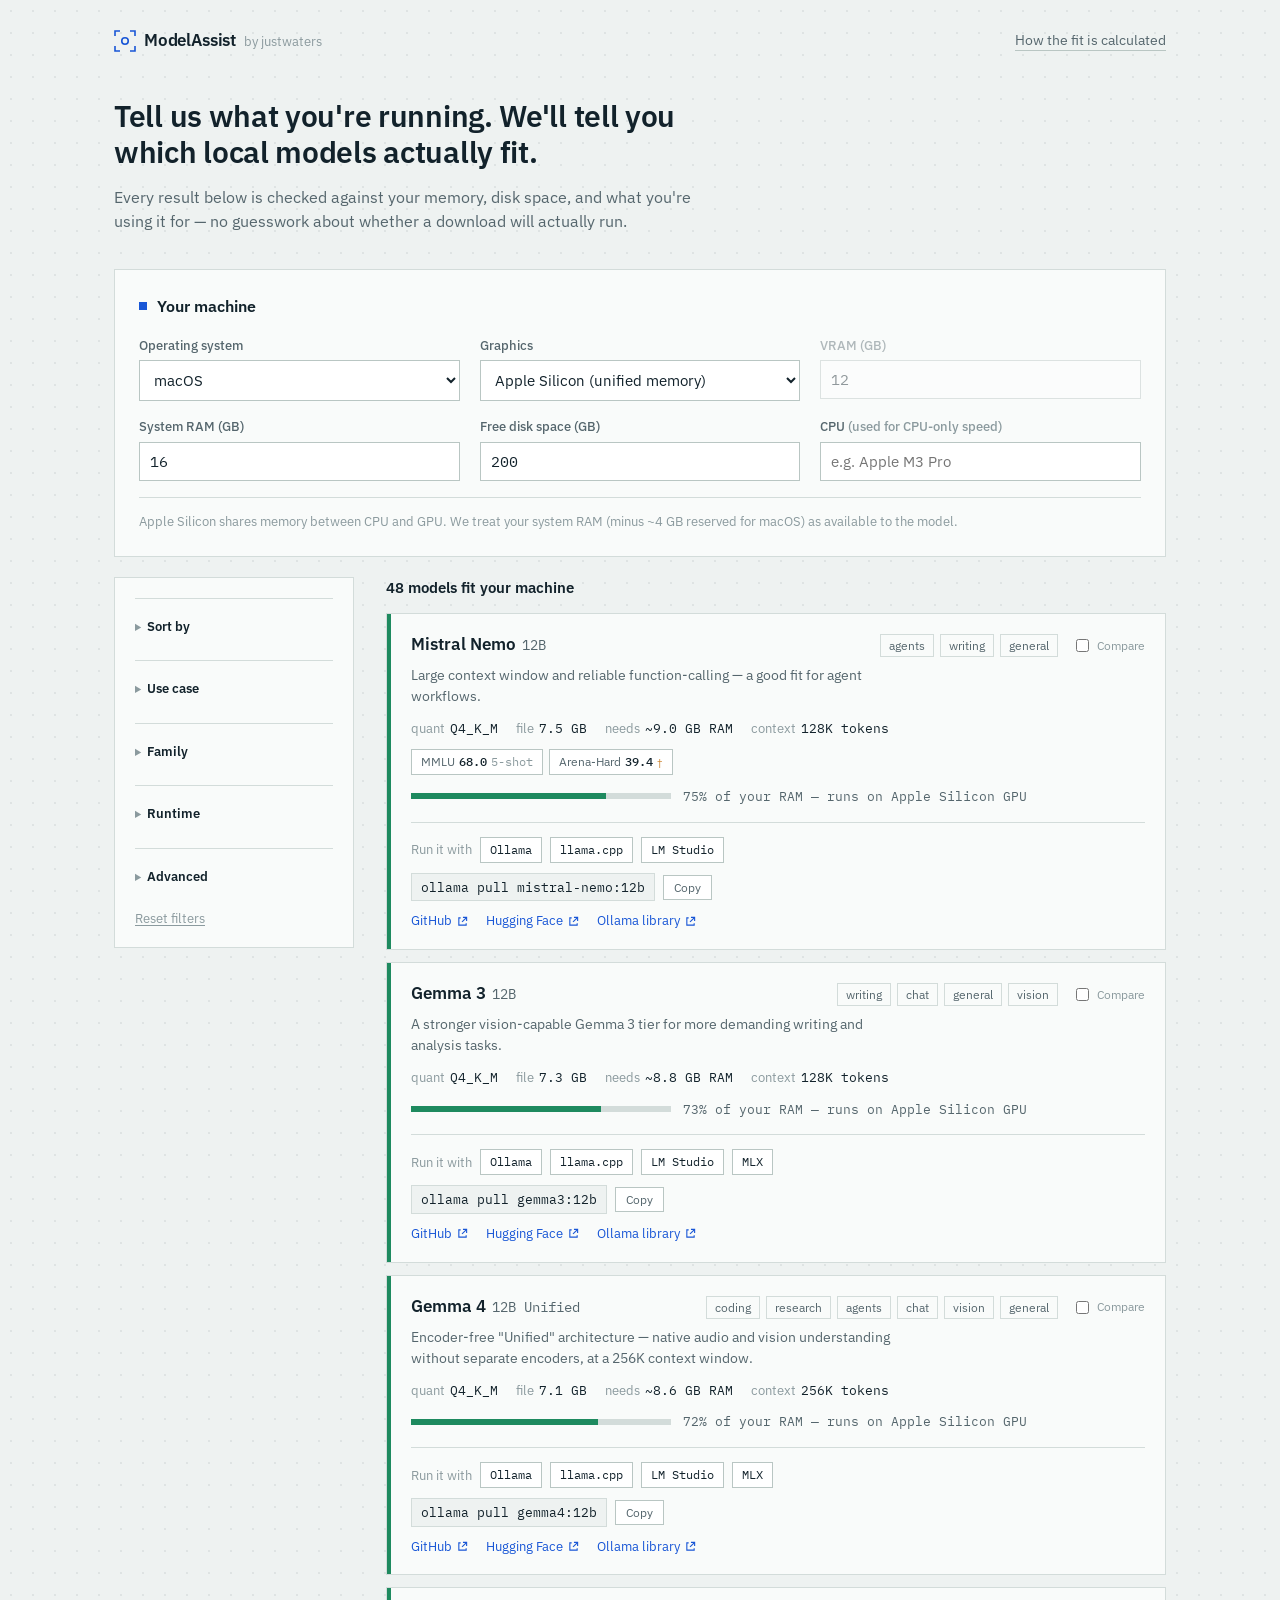
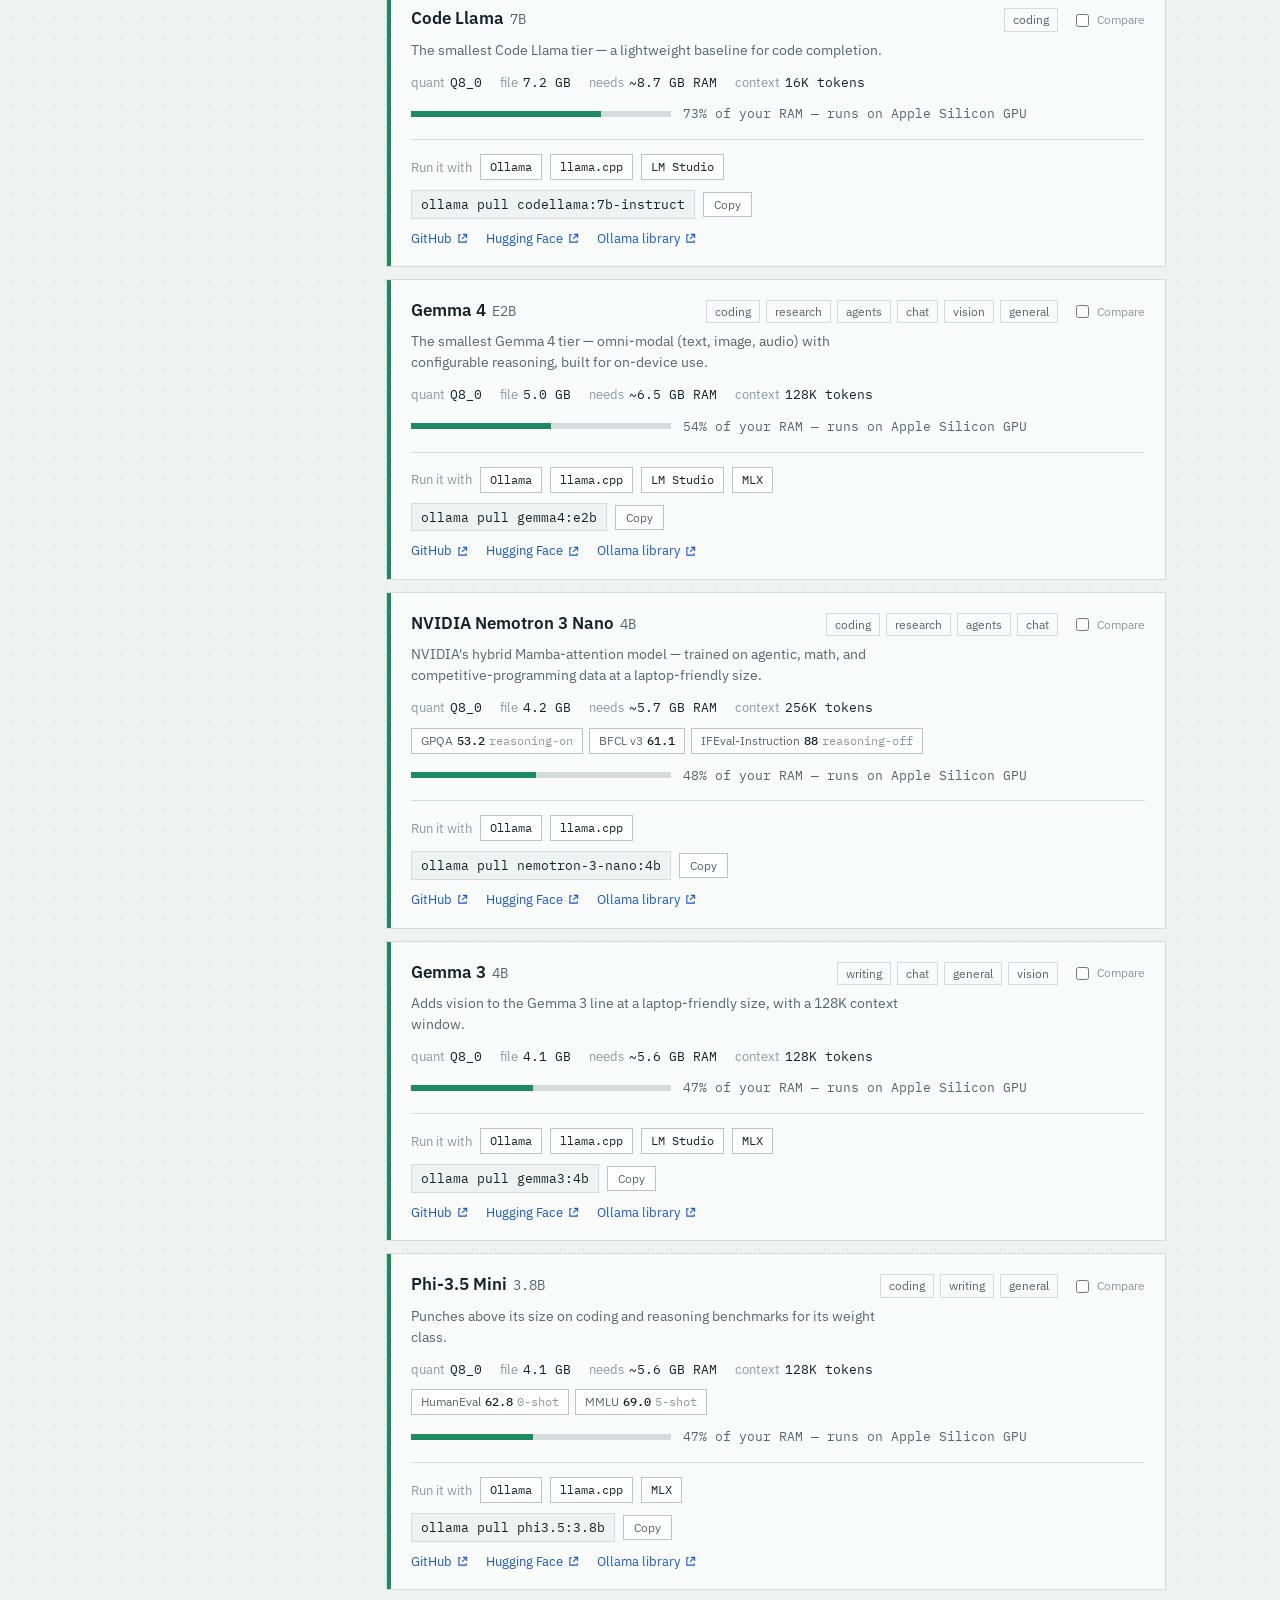
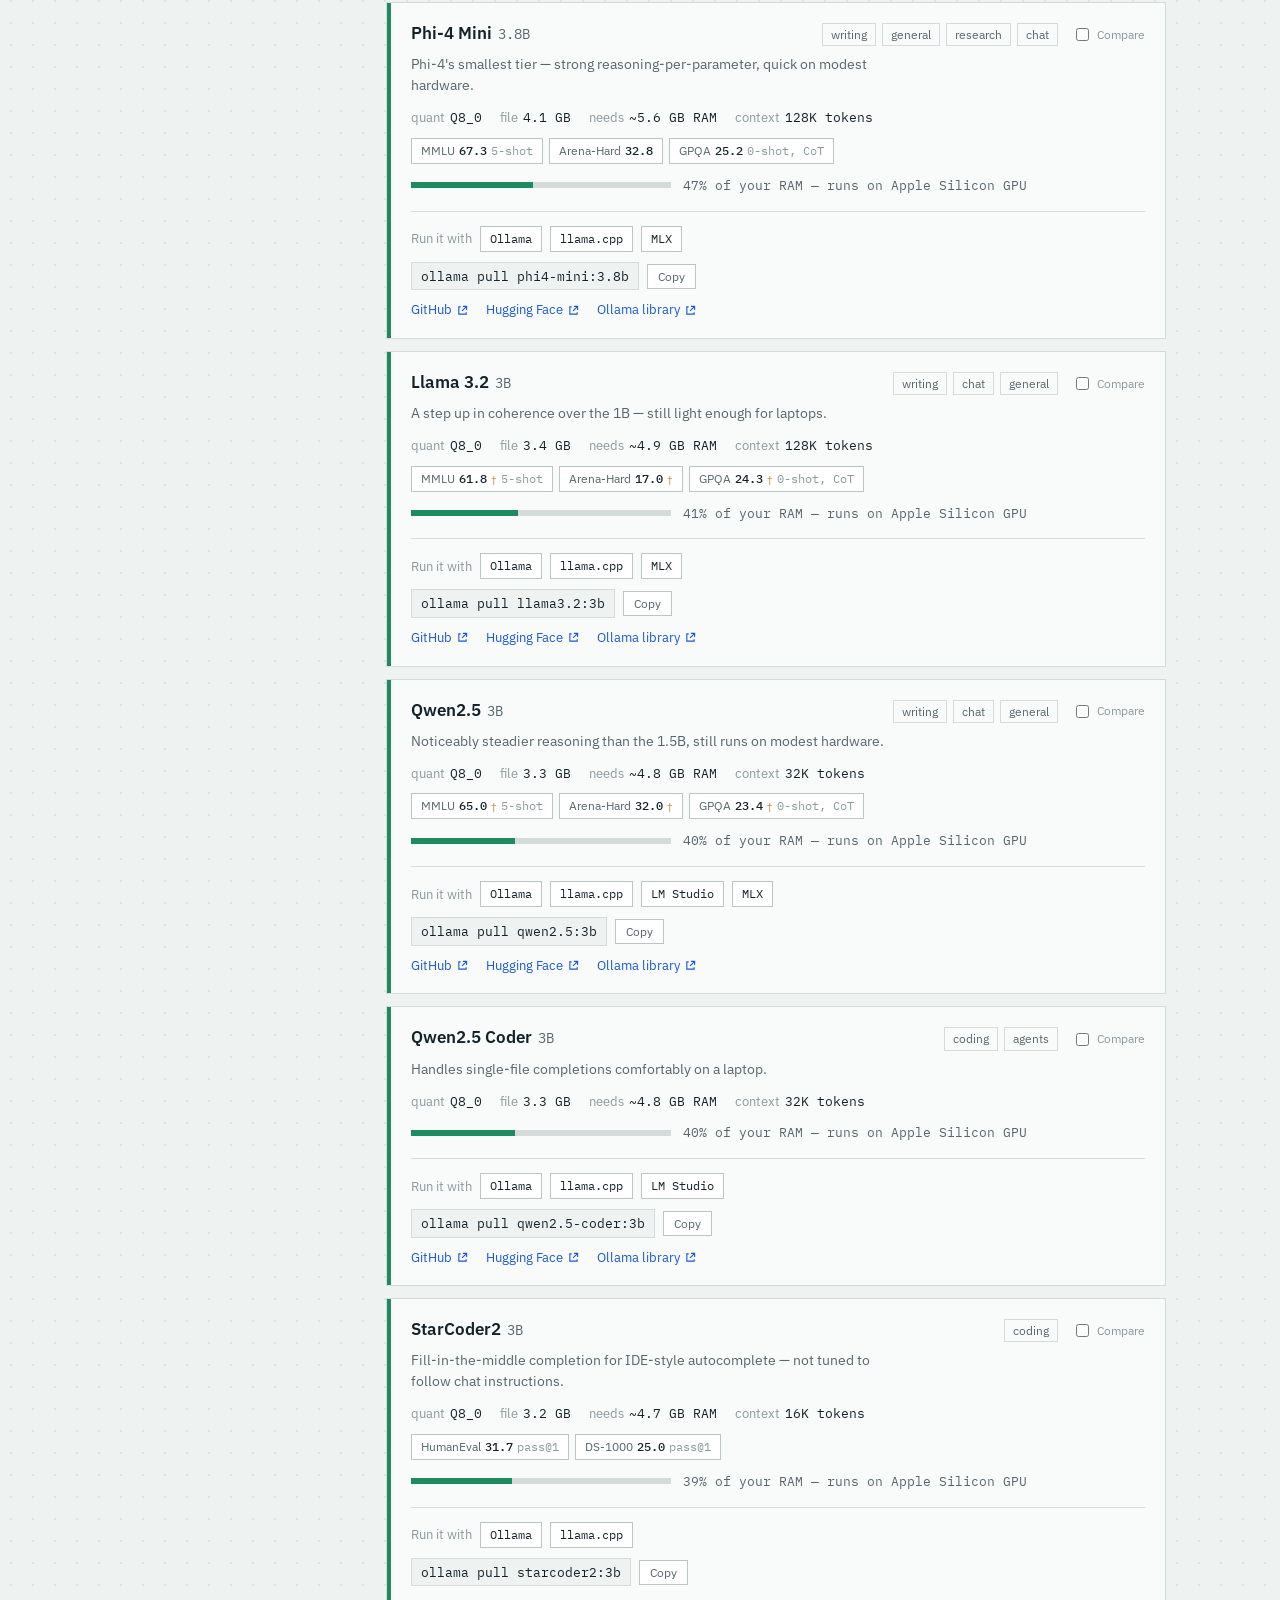
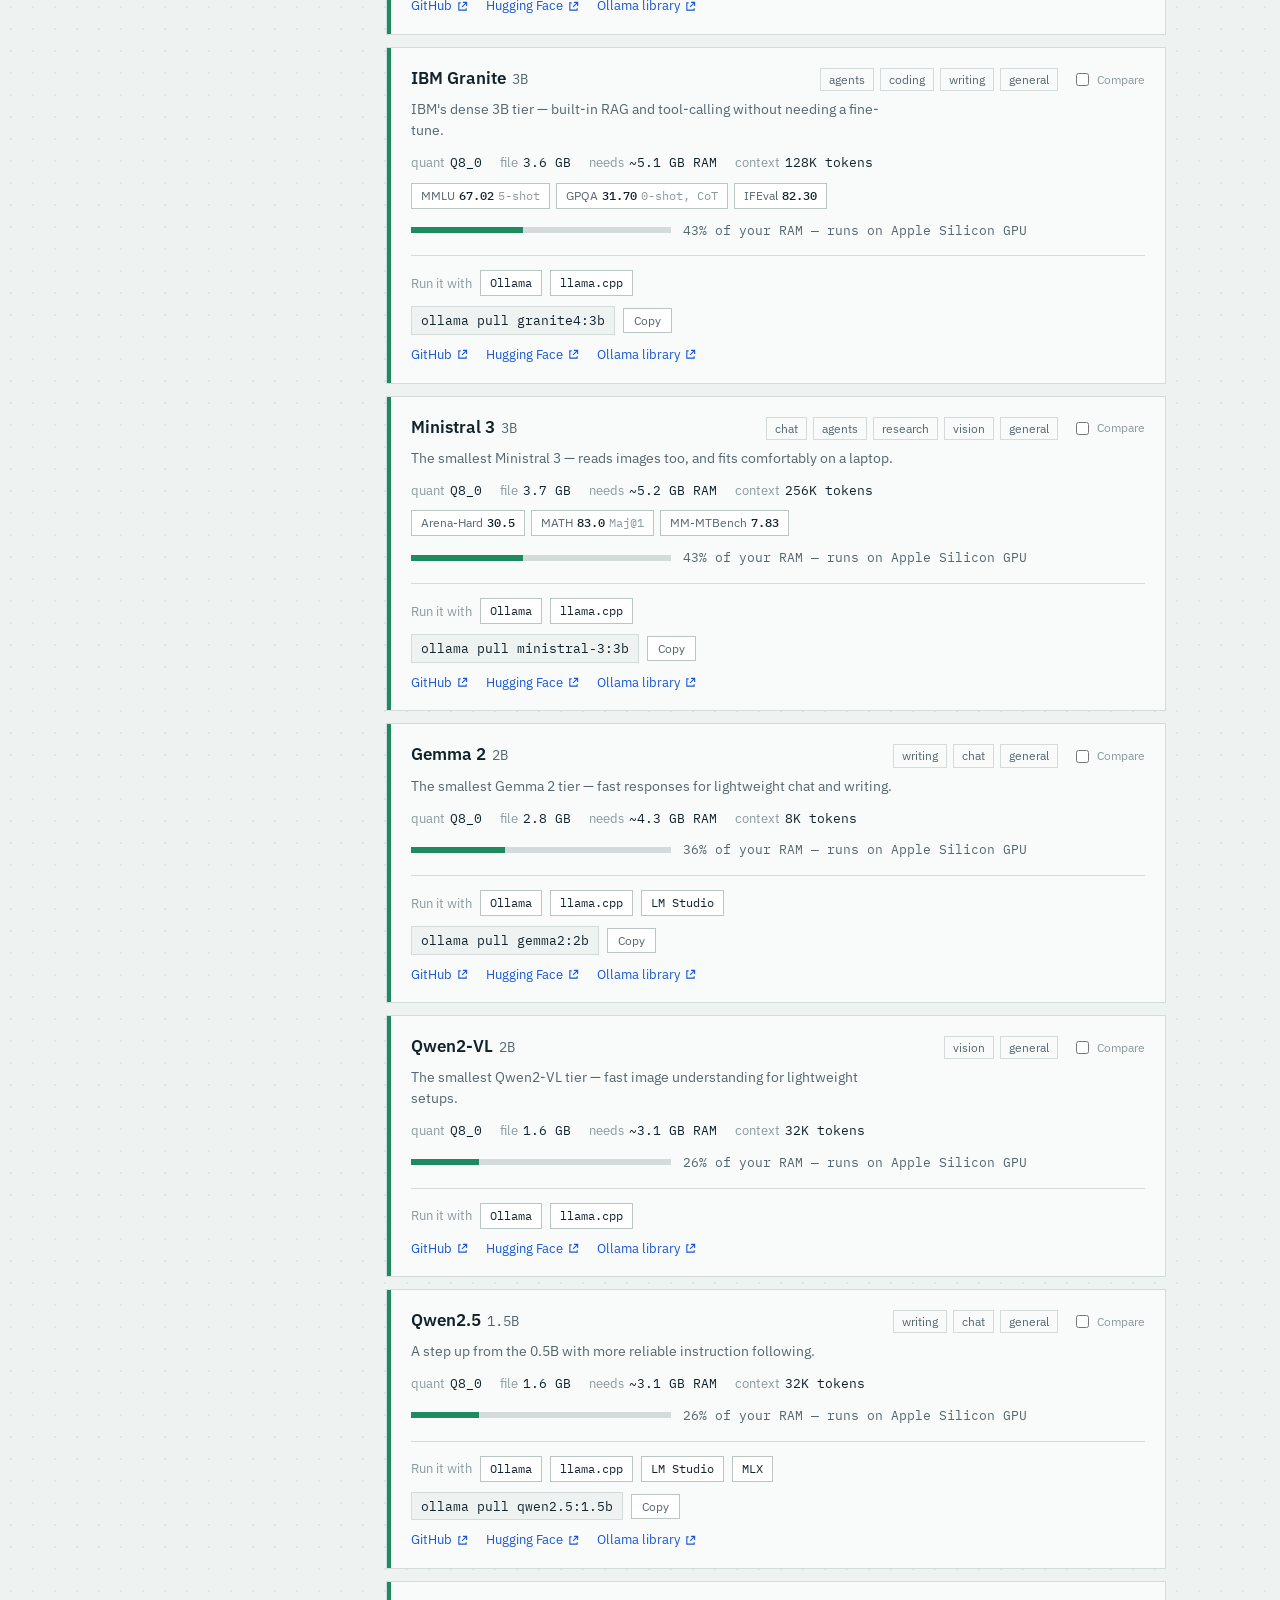
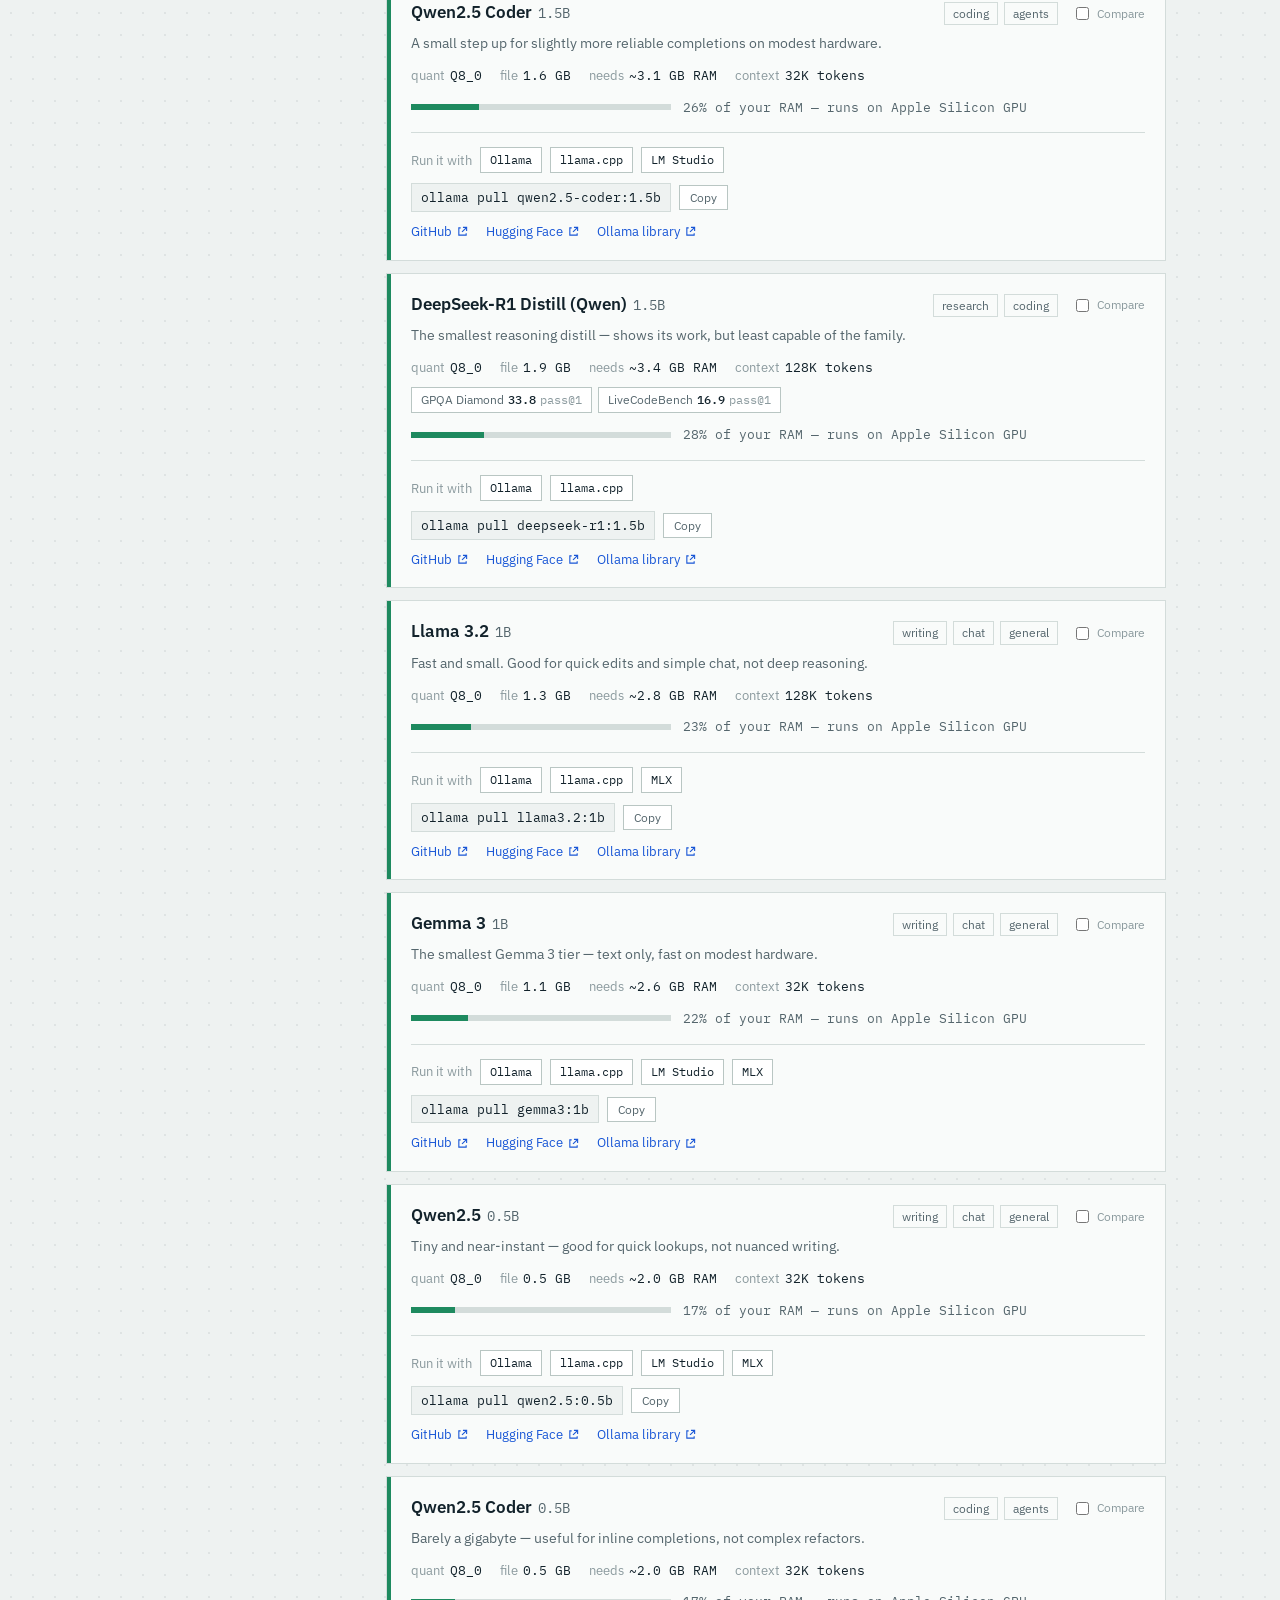
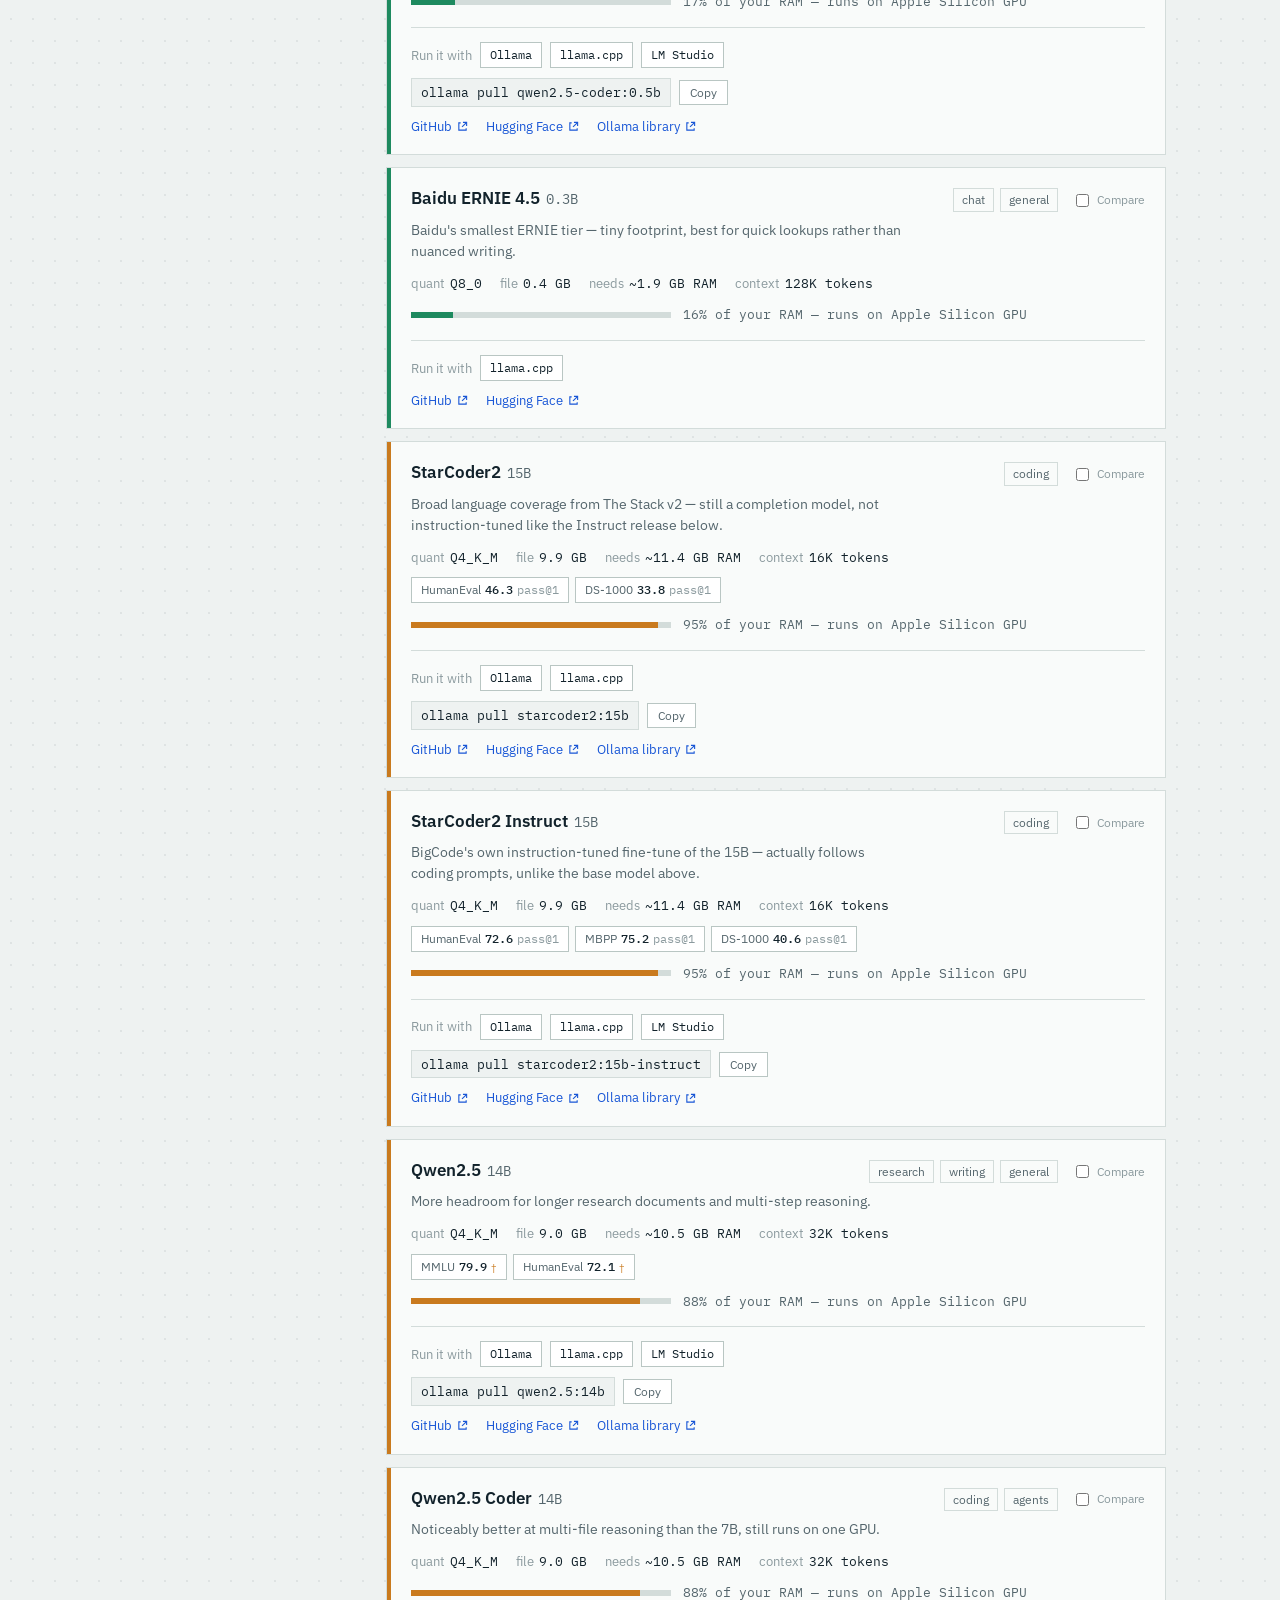
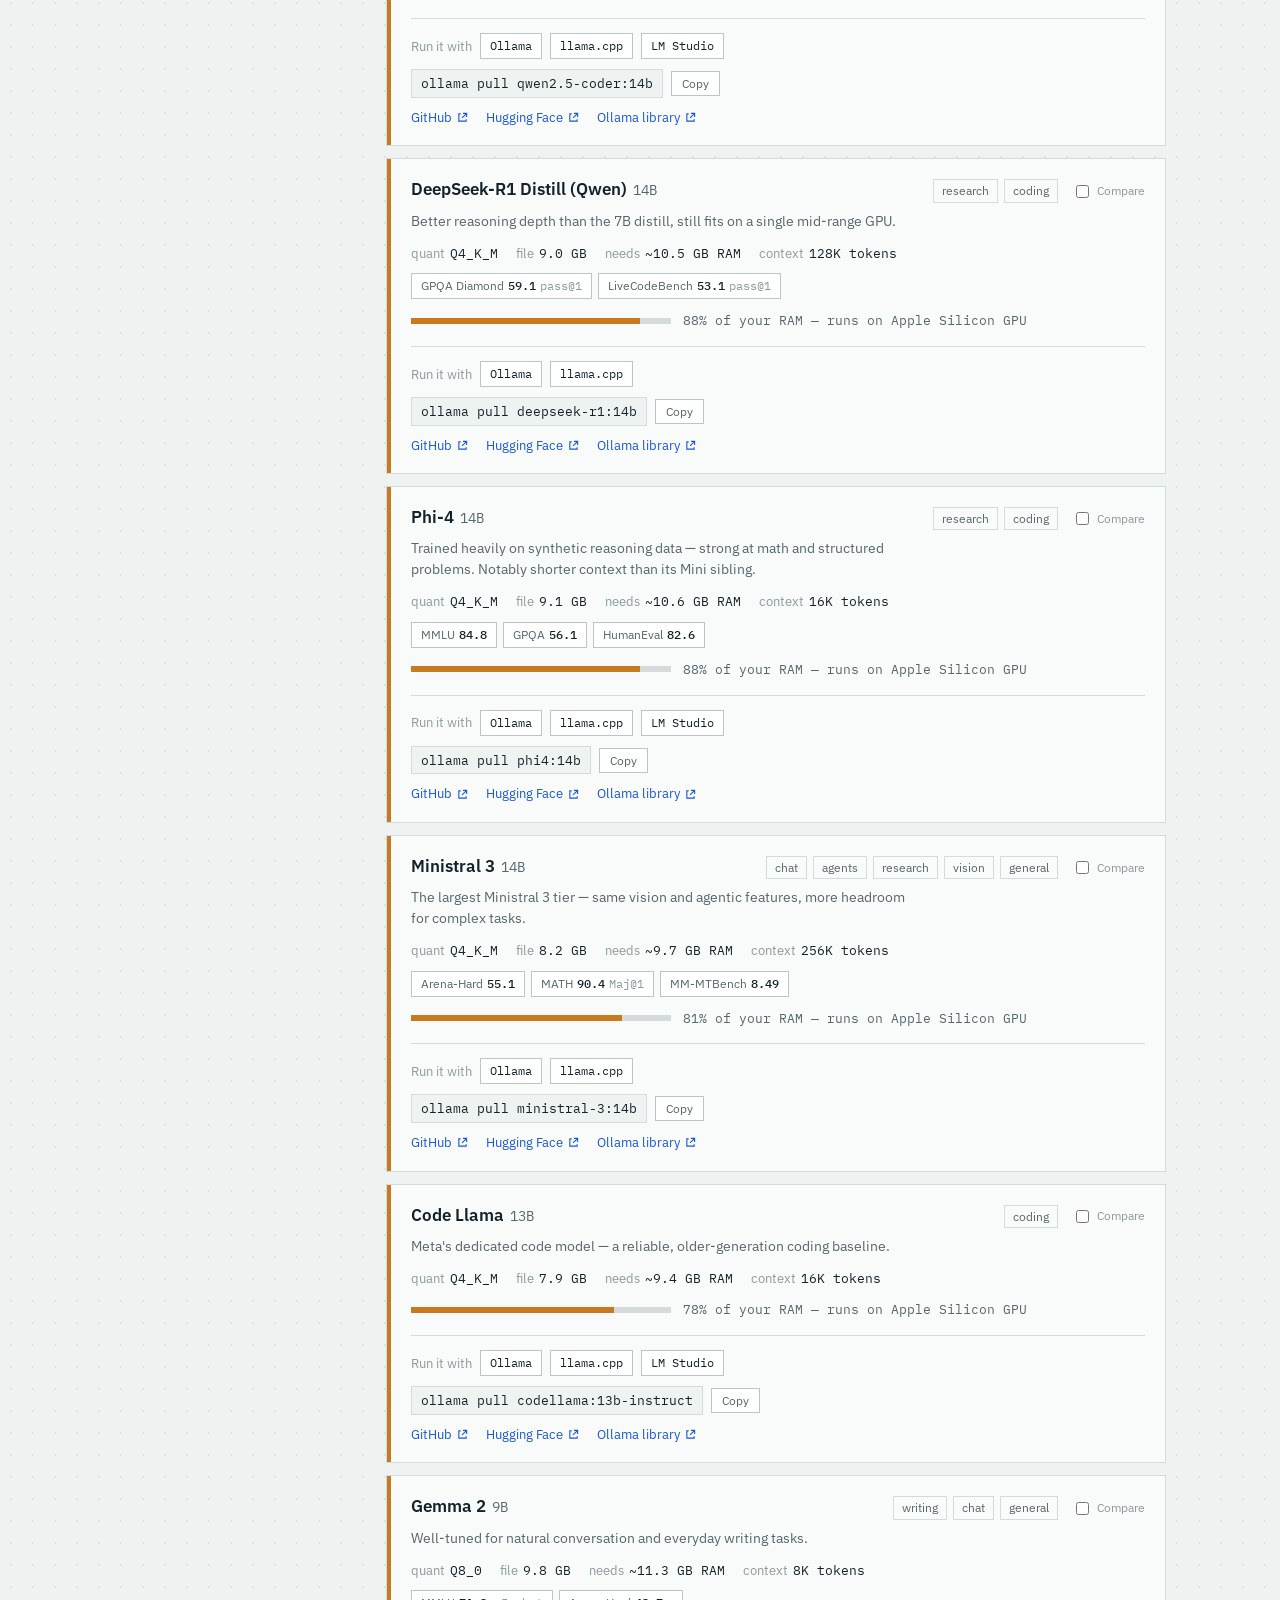
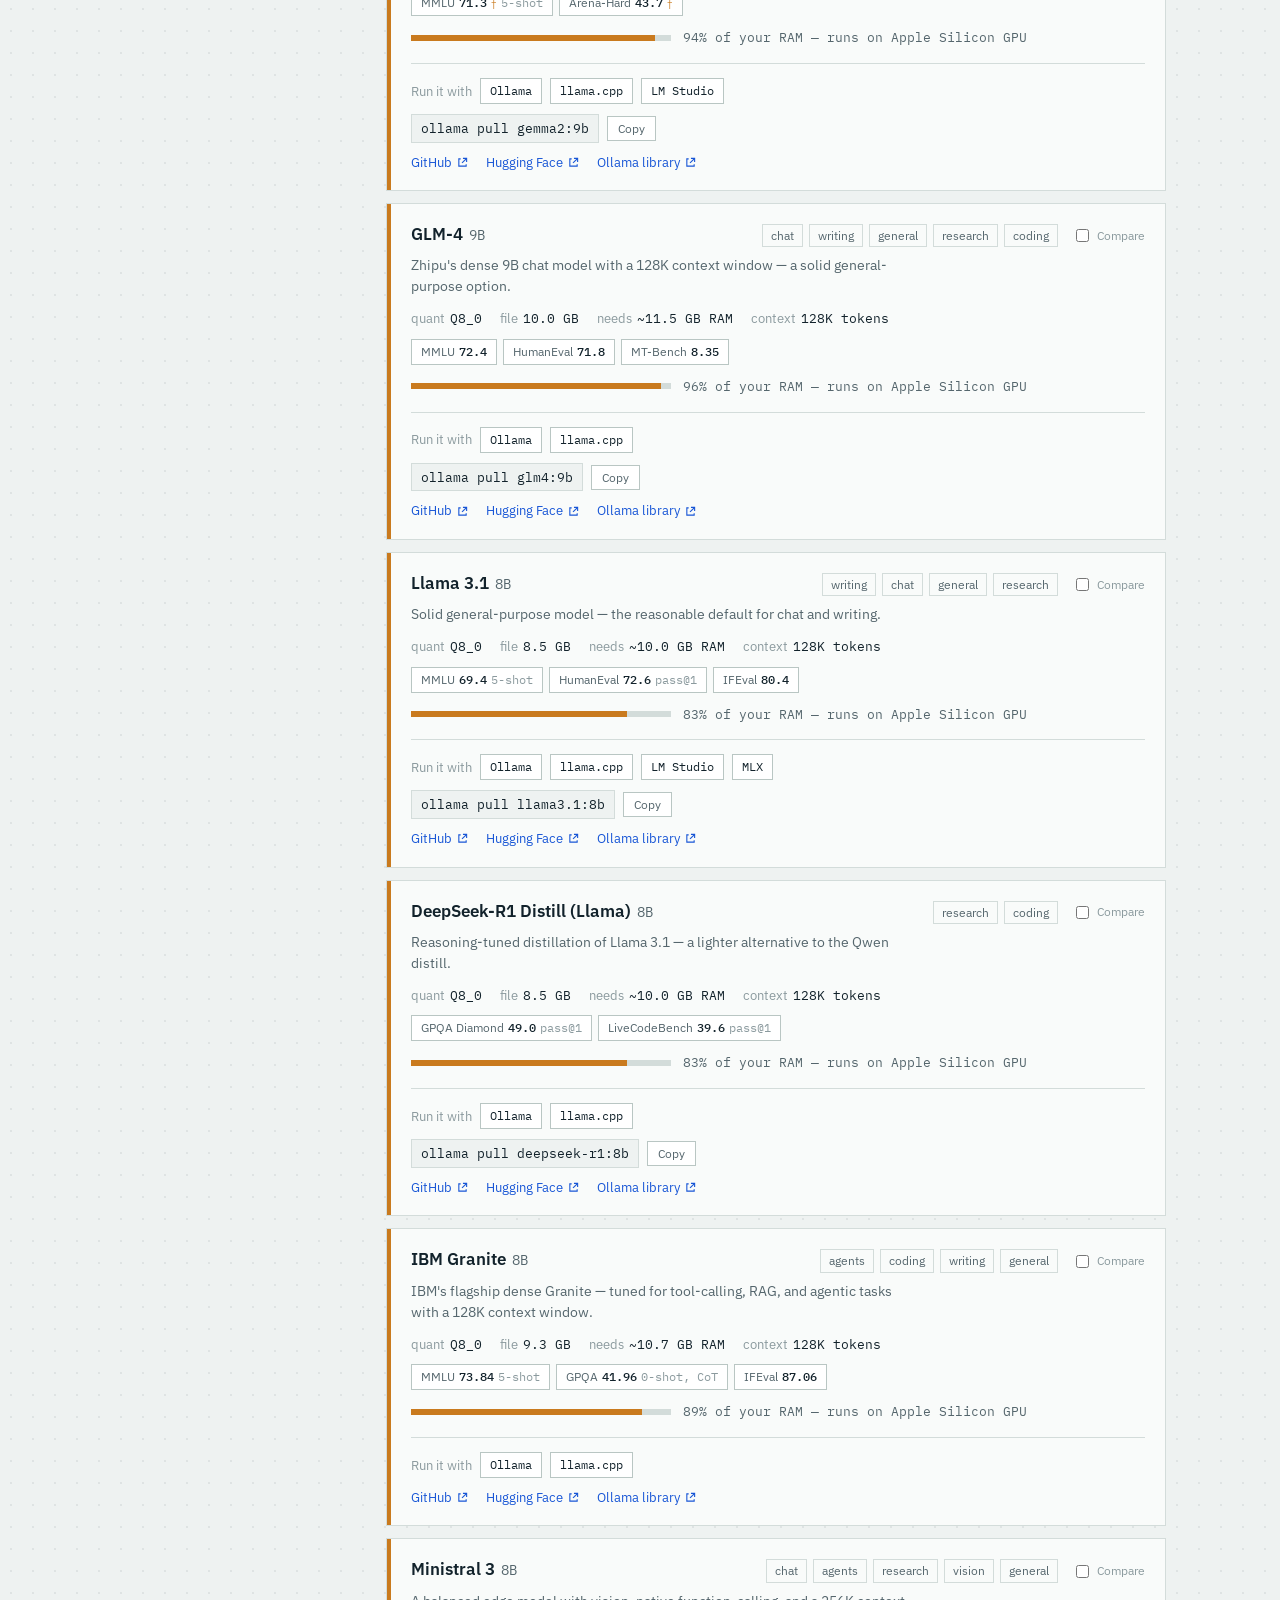
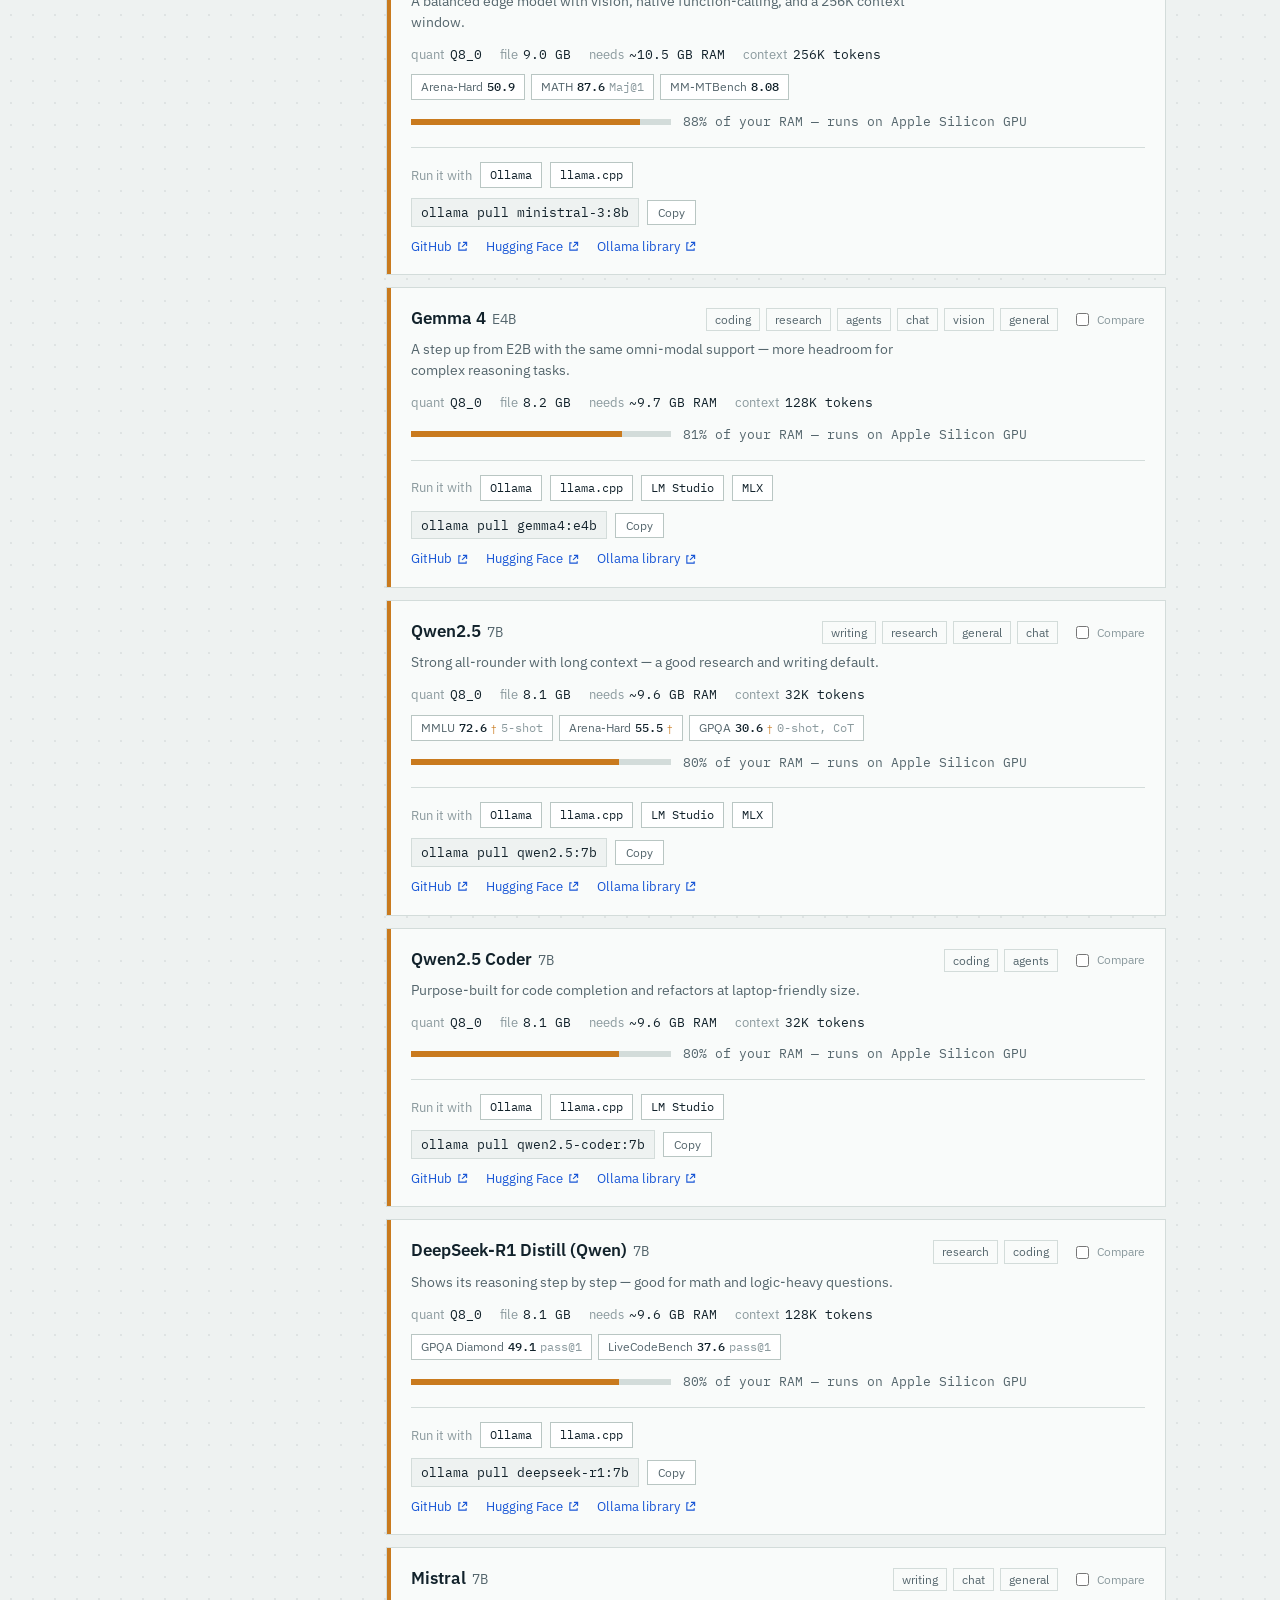
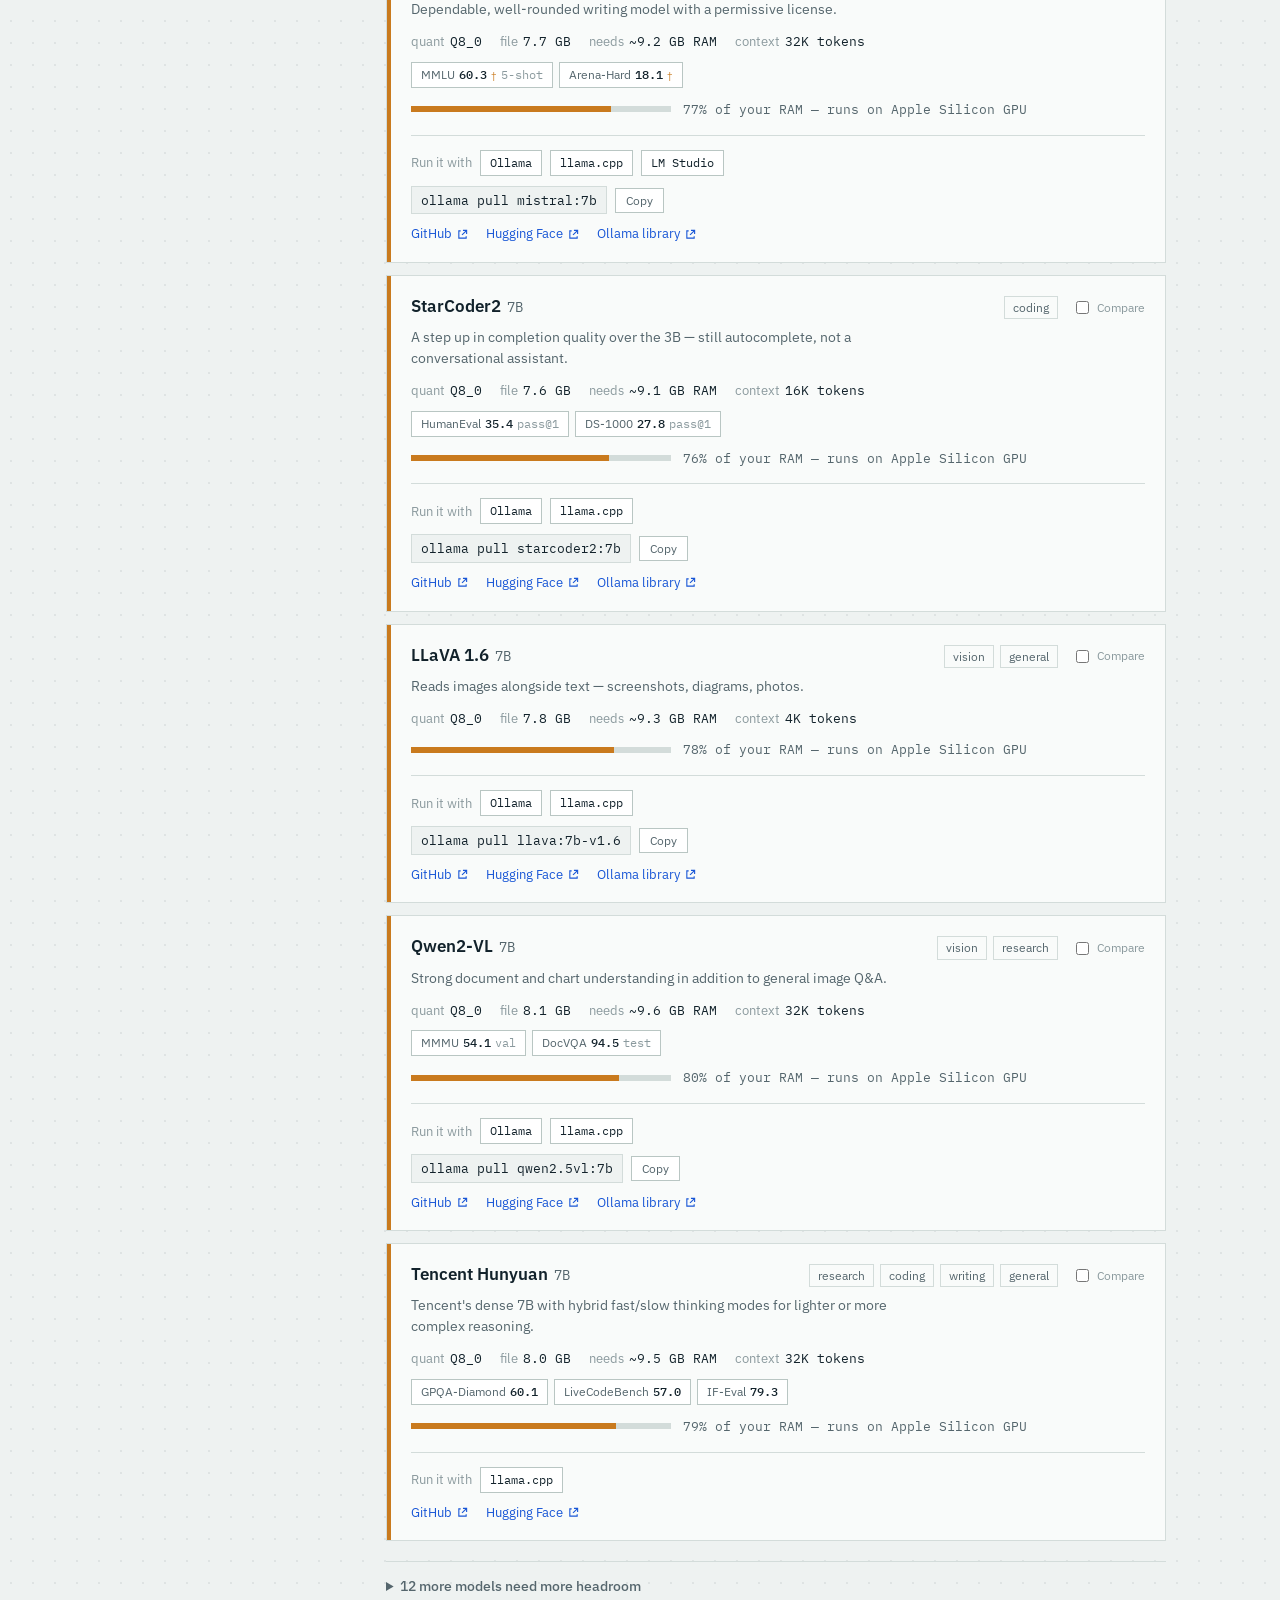
<file: index.html>
<!doctype html>
<html lang="en">
<head>
<meta charset="utf-8" />
<meta name="viewport" content="width=device-width, initial-scale=1" />
<title>ModelAssist — find local models that fit your machine</title>
<meta name="description" content="Enter your hardware and what you want to do with it. Get a list of open local models that will actually fit, with the runtime you need and links to get them." />

<link rel="icon" type="image/svg+xml" href="favicon.svg" />
<link rel="icon" type="image/png" sizes="32x32" href="favicon-32.png" />
<link rel="icon" type="image/png" sizes="192x192" href="icon-192.png" />
<link rel="apple-touch-icon" href="apple-touch-icon.png" />
<meta name="theme-color" content="#EEF2F1" media="(prefers-color-scheme: light)" />
<meta name="theme-color" content="#10161A" media="(prefers-color-scheme: dark)" />

<meta property="og:type" content="website" />
<meta property="og:site_name" content="ModelAssist" />
<meta property="og:url" content="https://modelassist.netlify.app/" />
<meta property="og:title" content="Find local models that fit your machine" />
<meta property="og:description" content="Enter your hardware and what you're using it for. Get open local LLMs that actually fit, with quantized sizes, the runtime you need, and links to download them." />
<meta property="og:image" content="https://modelassist.netlify.app/social-card.png" />
<meta property="og:image:width" content="1200" />
<meta property="og:image:height" content="630" />

<meta name="twitter:card" content="summary_large_image" />
<meta name="twitter:title" content="Find local models that fit your machine" />
<meta name="twitter:description" content="Enter your hardware and what you're using it for. Get open local LLMs that actually fit, with quantized sizes, the runtime you need, and links to download them." />
<meta name="twitter:image" content="https://modelassist.netlify.app/social-card.png" />

<link rel="preconnect" href="https://fonts.googleapis.com" />
<link rel="preconnect" href="https://fonts.gstatic.com" crossorigin />
<link href="https://fonts.googleapis.com/css2?family=IBM+Plex+Mono:wght@400;500;600&family=IBM+Plex+Sans:wght@400;500;600;700&display=swap" rel="stylesheet" />
<link rel="stylesheet" href="styles.css" />
</head>
<body>

<div class="page">

  <header class="site-header">
    <div class="wordmark">
      <svg class="wordmark__mark" width="22" height="22" viewBox="0 0 22 22" fill="none" aria-hidden="true">
        <path d="M1 6V1H6" stroke="currentColor" stroke-width="1.6"/>
        <path d="M21 6V1H16" stroke="currentColor" stroke-width="1.6"/>
        <path d="M1 16V21H6" stroke="currentColor" stroke-width="1.6"/>
        <path d="M21 16V21H16" stroke="currentColor" stroke-width="1.6"/>
        <circle cx="11" cy="11" r="3.25" stroke="currentColor" stroke-width="1.6"/>
      </svg>
      <span>ModelAssist</span>
      <a class="byline" href="https://justin.1waters.com" target="_blank" rel="noopener">by justwaters</a>
    </div>
    <a class="site-header__link" href="#how-it-works">How the fit is calculated</a>
  </header>

  <main>

    <section class="intro">
      <h1>Tell us what you're running. We'll tell you which local models actually fit.</h1>
      <p class="intro__sub">Every result below is checked against your memory, disk space, and what you're using it for — no guesswork about whether a download will actually run.</p>
    </section>

    <section class="panel" aria-labelledby="machine-heading">
      <h2 id="machine-heading" class="panel__title"><span class="panel__tick"></span>Your machine</h2>

      <div class="field-grid">
        <label class="field">
          <span class="field__label">Operating system</span>
          <select id="os" class="field__input">
            <option value="macos">macOS</option>
            <option value="windows">Windows</option>
            <option value="linux">Linux</option>
          </select>
        </label>

        <label class="field">
          <span class="field__label">Graphics</span>
          <select id="gpu" class="field__input">
            <option value="apple">Apple Silicon (unified memory)</option>
            <option value="nvidia">NVIDIA</option>
            <option value="amd">AMD</option>
            <option value="intel">Intel Arc</option>
            <option value="none">None — CPU only</option>
          </select>
        </label>

        <label class="field" id="vram-field">
          <span class="field__label">VRAM (GB)</span>
          <input class="field__input field__input--mono" type="number" id="vram" min="0" step="1" value="12" />
        </label>

        <label class="field">
          <span class="field__label">System RAM (GB)</span>
          <input class="field__input field__input--mono" type="number" id="ram" min="1" step="1" value="16" />
        </label>

        <label class="field">
          <span class="field__label">Free disk space (GB)</span>
          <input class="field__input field__input--mono" type="number" id="disk" min="0" step="1" value="200" />
        </label>

        <label class="field">
          <span class="field__label">CPU <em>(used for CPU-only speed)</em></span>
          <input class="field__input" type="text" id="cpu" placeholder="e.g. Apple M3 Pro" />
        </label>
      </div>

      <p class="npu-note" id="npu-note"></p>
    </section>

    <div class="layout">
      <aside class="filter-pane" aria-label="Sort and filter results">
        <div class="filter-pane__mobile-header">
          <span>Filters</span>
          <button type="button" class="filter-pane__done" id="filter-sheet-done">Done</button>
        </div>

        <details class="filter-group">
          <summary class="filter-group__title">Sort by</summary>
          <div class="filter-group__body" id="sort-options"></div>
        </details>

        <details class="filter-group">
          <summary class="filter-group__title">Use case</summary>
          <div class="filter-group__body" id="usecase-filters"></div>
        </details>

        <details class="filter-group">
          <summary class="filter-group__title">Family</summary>
          <div class="filter-group__body" id="family-filters"></div>
        </details>

        <details class="filter-group">
          <summary class="filter-group__title">Runtime</summary>
          <div class="filter-group__body" id="runtime-filters"></div>
        </details>

        <details class="filter-group">
          <summary class="filter-group__title">Advanced</summary>
          <div class="filter-group__body">
            <label class="filter-check">
              <input type="checkbox" id="show-tight" checked />
              <span>Include tight fits</span>
            </label>
            <p class="filter-check-hint">Models using more than 75% of your available memory. They'll run, but leave less room for anything else you have open.</p>

            <label class="filter-check">
              <input type="checkbox" id="disable-system-reserve" />
              <span>Disable ~4 GB system reserve</span>
            </label>
            <p class="filter-check-hint">Uses all your RAM for the model instead of holding back ~4 GB for the OS. Expect slowdowns or instability if you're running much else at the same time.</p>
          </div>
        </details>

        <button type="button" class="reset-filters" id="reset-filters">Reset filters</button>
      </aside>

      <div class="filter-sheet-backdrop" id="filter-sheet-backdrop" hidden></div>
      <button type="button" class="mobile-filter-fab" id="mobile-filter-fab">
        Filters<span class="mobile-filter-fab__badge" id="mobile-filter-badge" hidden></span>
      </button>

      <section class="results" aria-labelledby="results-heading">
        <div class="results__header">
          <h2 id="results-heading" class="results__count"></h2>
        </div>

        <div id="results-list" class="results-list"></div>

        <details class="excluded" id="excluded-wrap" hidden>
          <summary id="excluded-summary"></summary>
          <div id="excluded-list" class="excluded-list"></div>
        </details>
      </section>
    </div>

    <section class="footnote" id="how-it-works">
      <div class="footnote__prose">
        <h2 class="footnote__title">How the fit — and the benchmarks — are calculated</h2>
        <p>If you have a dedicated GPU, we check the model against your VRAM first — that's what determines whether it runs at real-time speed. On Apple Silicon, RAM and GPU memory are the same pool, so we reserve about 4&nbsp;GB for the system and use the rest. With no dedicated GPU, models run on your CPU using system RAM, which works but is considerably slower.</p>
        <p>File sizes are real — read directly off each model's GGUF files on Hugging Face, not estimated. The "needs" figure adds a fixed overhead on top for the runtime and context (whichever is bigger: 1.5&nbsp;GB, or 15% of the file). Actual usage still varies with context length and settings, so treat it as a planning number, not a guarantee. Vision-capable models also need a separate image-projector file that isn't counted in the size shown.</p>
        <p>In CPU-only mode, the tokens-per-second number is a rough estimate, not a benchmark. Decoding on a CPU is mostly limited by memory bandwidth, not raw compute, so we estimate speed as roughly (your RAM bandwidth ÷ the model's file size), halved to account for real-world overhead. We guess bandwidth from the CPU name you enter — a workstation-class chip (Threadripper, EPYC, Xeon) or an Apple Pro/Max/Ultra tier both point to a wider memory bus than a typical consumer chip. Leave the field blank and we assume a generic dual-channel setup.</p>
        <p>Benchmark scores come from each model's own Hugging Face model card, next to the area they measure. Scores marked <sup>†</sup> are cited in another model's own published comparison table rather than the source model's card — usually because the source card links out to a blog post instead of publishing numbers directly. Not every model has a published score for every area it's tagged for; we show what's actually published rather than estimate.</p>
        <p>None of the runtimes below use a Neural Processing Unit (NPU) for LLM inference yet, including Apple's Neural Engine. NPUs accelerate other on-device AI tasks today, but the model formats here run on CPU or GPU.</p>
      </div>
    </section>

  </main>

  <footer class="site-footer">
    <p>Model sizes and requirements are estimates. Always check a model's own page before downloading.</p>
  </footer>

</div>

<div class="compare-tray" id="compare-tray" hidden>
  <div class="compare-tray__items" id="compare-tray-items"></div>
  <div class="compare-tray__actions">
    <button type="button" class="compare-tray__clear" id="compare-clear">Clear</button>
    <button type="button" class="compare-tray__open" id="compare-open">Compare</button>
  </div>
</div>

<div class="compare-overlay" id="compare-overlay" hidden>
  <div class="compare-panel" role="dialog" aria-modal="true" aria-labelledby="compare-title">
    <div class="compare-panel__header">
      <h2 id="compare-title">Comparing models</h2>
      <button type="button" class="compare-panel__close" id="compare-close">Close</button>
    </div>
    <div class="compare-panel__body" id="compare-body"></div>
  </div>
</div>

<script src="data.js"></script>
<script src="app.js"></script>
</body>
</html>
</file>
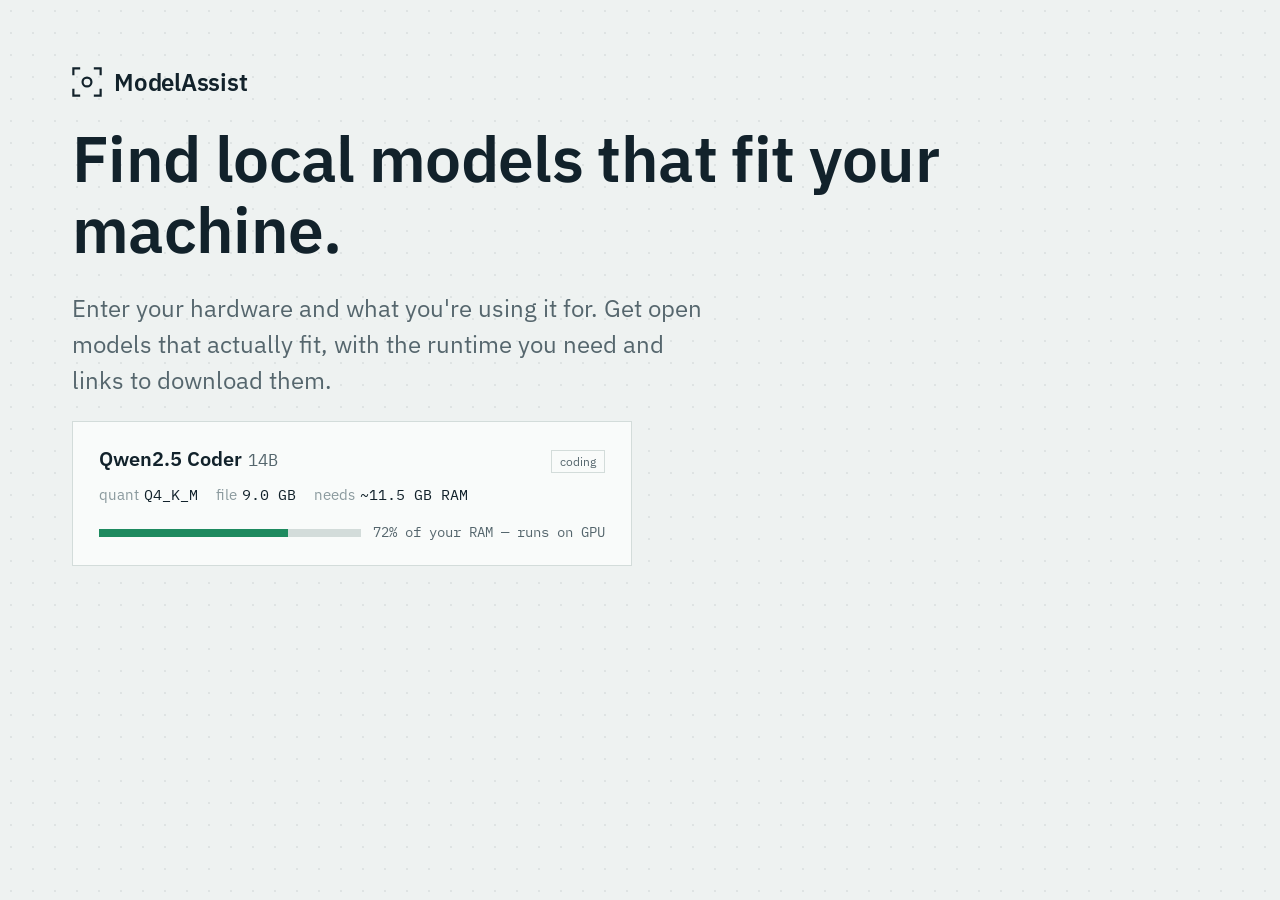
<file: social-card.html>
<!doctype html>
<html lang="en">
<head>
<meta charset="utf-8" />
<link href="https://fonts.googleapis.com/css2?family=IBM+Plex+Mono:wght@400;500;600&family=IBM+Plex+Sans:wght@400;500;600;700&display=swap" rel="stylesheet" />
<link rel="stylesheet" href="styles.css" />
<style>
  html, body {
    margin: 0;
    width: 1200px;
    height: 630px;
    overflow: hidden;
  }
  .card {
    width: 1200px;
    height: 630px;
    box-sizing: border-box;
    padding: 64px 72px;
    display: flex;
    flex-direction: column;
    justify-content: space-between;
  }
  .card .wordmark {
    display: flex;
    align-items: center;
    gap: 12px;
    font-size: 24px;
  }
  .card .wordmark svg { width: 30px; height: 30px; }
  .card__main h1 {
    font-size: 64px;
    line-height: 1.12;
    font-weight: 600;
    letter-spacing: -0.01em;
    max-width: 920px;
    margin: 0;
  }
  .card__main p {
    margin: 24px 0 0;
    font-size: 24px;
    color: var(--ink-muted);
    max-width: 46ch;
  }
  .sample {
    align-self: flex-start;
    background: var(--paper-raised);
    border: 1px solid var(--line);
    width: 560px;
    padding: 22px 26px;
  }
  .sample__head {
    display: flex;
    align-items: baseline;
    justify-content: space-between;
  }
  .sample__head h3 {
    margin: 0;
    font-size: 20px;
    font-weight: 600;
  }
  .sample__head .params {
    font-family: var(--font-mono);
    font-weight: 400;
    color: var(--ink-muted);
    font-size: 17px;
    margin-left: 6px;
  }
  .sample__spec {
    margin-top: 10px;
    display: flex;
    gap: 18px;
    font-family: var(--font-mono);
    font-size: 15px;
    color: var(--ink);
  }
  .sample__spec .spec-label {
    font-family: var(--font-sans);
    color: var(--ink-faint);
    margin-right: 5px;
  }
  .sample .fit-gauge { margin-top: 16px; }
  .sample .fit-gauge__track { max-width: 100%; height: 8px; }
  .sample .fit-gauge__label { font-size: 14px; }
</style>
</head>
<body>
  <div class="card">
    <div class="wordmark">
      <svg viewBox="0 0 22 22" fill="none" aria-hidden="true">
        <path d="M1 6V1H6" stroke="currentColor" stroke-width="1.6"/>
        <path d="M21 6V1H16" stroke="currentColor" stroke-width="1.6"/>
        <path d="M1 16V21H6" stroke="currentColor" stroke-width="1.6"/>
        <path d="M21 16V21H16" stroke="currentColor" stroke-width="1.6"/>
        <circle cx="11" cy="11" r="3.25" stroke="currentColor" stroke-width="1.6"/>
      </svg>
      <span style="color: var(--ink); font-weight: 600;">ModelAssist</span>
    </div>

    <div class="card__main">
      <h1>Find local models that fit your machine.</h1>
      <p>Enter your hardware and what you're using it for. Get open models that actually fit, with the runtime you need and links to download them.</p>
    </div>

    <article class="sample">
      <div class="sample__head">
        <h3>Qwen2.5 Coder<span class="params">14B</span></h3>
        <div class="tags"><span class="tag">coding</span></div>
      </div>
      <div class="sample__spec">
        <span><span class="spec-label">quant</span>Q4_K_M</span>
        <span><span class="spec-label">file</span>9.0 GB</span>
        <span><span class="spec-label">needs</span>~11.5 GB RAM</span>
      </div>
      <div class="fit-gauge">
        <div class="fit-gauge__track"><div class="fit-gauge__fill" style="width:72%; background: var(--good);"></div></div>
        <span class="fit-gauge__label">72% of your RAM — runs on GPU</span>
      </div>
    </article>
  </div>
</body>
</html>
</file>
<file: styles.css>
/* ---------- tokens ---------- */
:root {
  color-scheme: light dark;

  --paper: #eef2f1;
  --paper-raised: #f9fbfa;
  --surface: #ffffff;
  --ink: #12222b;
  --ink-muted: #55666d;
  --ink-faint: #8b9a9e;
  --line: #d3dcda;
  --line-strong: #b9c6c3;
  --accent: #1856d6;
  --accent-tint: #e4ecfb;
  --good: #1e8a5f;
  --good-tint: #e1f1e9;
  --warn: #c97a1e;
  --warn-tint: #f8ecdb;
  --over: #b23b3b;
  --over-tint: #f6e3e3;

  --font-sans: "IBM Plex Sans", system-ui, sans-serif;
  --font-mono: "IBM Plex Mono", ui-monospace, monospace;

  --dot-grid: radial-gradient(circle, rgba(18, 34, 43, 0.07) 1px, transparent 1px);

  /* Fixed regardless of theme — the compare tray is a floating dark bar in
     both light and dark mode, not a themed surface. */
  --tray-bg: #12222b;
  --tray-fg: #ffffff;

  /* --accent gets brighter in dark mode so it stays legible as text/links
     against a dark page — but that same brightness fails contrast when used
     as a solid fill under white button text. This stays constant instead. */
  --accent-solid: #1856d6;
}

/* Same "spec paper" system, inverted — a dark datasheet rather than a paper one.
   Every component below reads these tokens, so the whole page repaints for free;
   the only non-token overrides are a few native-control affordances. */
@media (prefers-color-scheme: dark) {
  :root {
    --paper: #10161a;
    --paper-raised: #171f24;
    --surface: #1f292e;
    --ink: #e6edee;
    --ink-muted: #93a5a9;
    --ink-faint: #5c6d71;
    --line: #263136;
    --line-strong: #384347;
    --accent: #5b9bff;
    --accent-tint: #142033;
    --good: #34b579;
    --good-tint: #12271d;
    --warn: #e0973c;
    --warn-tint: #2c2013;
    --over: #d9635f;
    --over-tint: #2c1716;

    --dot-grid: radial-gradient(circle, rgba(255, 255, 255, 0.06) 1px, transparent 1px);
  }
}

/* ---------- reset ---------- */
* { box-sizing: border-box; }
html { -webkit-text-size-adjust: 100%; }
body {
  margin: 0;
  background-color: var(--paper);
  background-image: var(--dot-grid);
  background-size: 22px 22px;
  color: var(--ink);
  font-family: var(--font-sans);
  font-size: 16px;
  line-height: 1.5;
}
h1, h2, h3, p { margin: 0; }
a { color: var(--accent); }
button { font-family: inherit; }

:focus-visible {
  outline: 2px solid var(--accent);
  outline-offset: 2px;
}

@media (prefers-reduced-motion: reduce) {
  * { transition-duration: 0.01ms !important; animation-duration: 0.01ms !important; }
}

/* ---------- page shell ---------- */
.page {
  max-width: 1100px;
  margin: 0 auto;
  padding: 0 24px 96px;
}

.site-header {
  display: flex;
  align-items: center;
  justify-content: space-between;
  padding: 28px 0 24px;
}
@media (max-width: 480px) {
  .site-header { flex-direction: column; align-items: flex-start; gap: 10px; }
}

.wordmark {
  display: flex;
  align-items: baseline;
  gap: 8px;
  font-weight: 600;
  font-size: 17px;
  letter-spacing: -0.01em;
}
.wordmark__mark { align-self: center; color: var(--accent); }

.byline {
  font-size: 12.5px;
  font-weight: 400;
  color: var(--ink-faint);
  text-decoration: none;
  letter-spacing: 0;
}
.byline:hover { color: var(--accent); }

.site-header__link {
  font-size: 13.5px;
  color: var(--ink-muted);
  text-decoration: none;
  border-bottom: 1px solid var(--line-strong);
}
.site-header__link:hover { color: var(--ink); border-color: var(--ink); }

/* ---------- intro / hero ---------- */
.intro {
  padding: 20px 0 36px;
  max-width: 640px;
}
.intro h1 {
  font-size: 30px;
  line-height: 1.22;
  font-weight: 600;
  letter-spacing: -0.01em;
}
.intro__sub {
  margin-top: 14px;
  color: var(--ink-muted);
  font-size: 16px;
  max-width: 58ch;
}

/* ---------- panels ---------- */
.panel {
  background: var(--paper-raised);
  border: 1px solid var(--line);
  padding: 24px;
  margin-bottom: 20px;
}

.panel__title {
  display: flex;
  align-items: center;
  gap: 10px;
  font-size: 16px;
  font-weight: 600;
  margin-bottom: 4px;
}
.panel__tick {
  width: 8px;
  height: 8px;
  background: var(--accent);
  flex: none;
}
.panel__hint {
  color: var(--ink-muted);
  font-size: 13.5px;
  margin: 8px 0 16px;
}

/* ---------- form fields ---------- */
.field-grid {
  display: grid;
  grid-template-columns: repeat(3, 1fr);
  gap: 16px 20px;
  margin-top: 18px;
}
@media (max-width: 640px) {
  .field-grid { grid-template-columns: 1fr 1fr; }
}
@media (max-width: 420px) {
  .field-grid { grid-template-columns: 1fr; }
}

.field {
  display: flex;
  flex-direction: column;
  gap: 6px;
}
.field__label {
  font-size: 12.5px;
  color: var(--ink-muted);
  font-weight: 500;
}
.field__label em { font-style: normal; color: var(--ink-faint); }

.field__input {
  border: 1px solid var(--line-strong);
  background: var(--surface);
  color: var(--ink);
  padding: 9px 10px;
  font-size: 14.5px;
  font-family: var(--font-sans);
  width: 100%;
}
.field__input--mono { font-family: var(--font-mono); }
.field__input:focus { border-color: var(--accent); }
.field[data-disabled="true"] { opacity: 0.45; }
.field[data-disabled="true"] .field__input { pointer-events: none; }

.npu-note {
  margin-top: 16px;
  font-size: 13px;
  color: var(--ink-faint);
  border-top: 1px solid var(--line);
  padding-top: 14px;
}

/* ---------- sort & filter layout ---------- */
.layout {
  display: grid;
  grid-template-columns: 240px 1fr;
  gap: 32px;
  align-items: start;
  margin-top: 8px;
}
@media (max-width: 760px) {
  .layout { grid-template-columns: 1fr; }
}

.filter-pane {
  background: var(--paper-raised);
  border: 1px solid var(--line);
  padding: 20px;
  display: flex;
  flex-direction: column;
  gap: 20px;
  position: sticky;
  top: 20px;
  max-height: calc(100vh - 40px);
  overflow-y: auto;
}
.filter-pane__mobile-header { display: none; }

/* On mobile, the sidebar becomes a bottom sheet opened from a fixed corner
   button instead of a block stacked above the results — the results are
   what people came for; filters are a tool they reach for, not read past. */
@media (max-width: 760px) {
  .filter-pane {
    position: fixed;
    inset: auto 0 0 0;
    top: auto;
    max-height: 80vh;
    border: none;
    border-top: 1px solid var(--line-strong);
    box-shadow: 0 -12px 28px rgba(0, 0, 0, 0.28);
    z-index: 70;
    transform: translateY(100%);
    transition: transform 0.22s ease;
    padding: 16px 20px 24px;
  }
  .filter-pane.is-open { transform: translateY(0); }

  .filter-pane__mobile-header {
    display: flex;
    align-items: center;
    justify-content: space-between;
    font-size: 15px;
    font-weight: 600;
    padding-bottom: 4px;
  }
  .filter-pane__done {
    background: none;
    border: 1px solid var(--line-strong);
    color: var(--ink-muted);
    font-size: 13px;
    padding: 6px 14px;
    cursor: pointer;
  }
  .filter-pane__done:hover { border-color: var(--accent); color: var(--accent); }
}

.filter-sheet-backdrop {
  display: none;
}
.filter-sheet-backdrop[hidden] { display: none; }
@media (max-width: 760px) {
  .filter-sheet-backdrop:not([hidden]) {
    display: block;
    position: fixed;
    inset: 0;
    background: rgba(0, 0, 0, 0.4);
    z-index: 65;
  }
}

.mobile-filter-fab {
  display: none;
}
@media (max-width: 760px) {
  .mobile-filter-fab {
    display: flex;
    align-items: center;
    gap: 7px;
    position: fixed;
    right: 20px;
    bottom: 20px;
    z-index: 55;
    background: var(--tray-bg);
    color: var(--tray-fg);
    border: none;
    font-family: var(--font-sans);
    font-size: 14px;
    font-weight: 500;
    padding: 12px 18px;
    box-shadow: 0 6px 16px rgba(0, 0, 0, 0.3);
    cursor: pointer;
    transition: bottom 0.2s ease;
  }
  .mobile-filter-fab.is-above-tray { bottom: 84px; }
}
.mobile-filter-fab__badge {
  background: var(--accent);
  color: #fff;
  font-family: var(--font-mono);
  font-size: 11px;
  line-height: 1;
  padding: 3px 6px;
}

.filter-group {
  padding-top: 18px;
  border-top: 1px solid var(--line);
}
.filter-group:first-child {
  padding-top: 0;
  border-top: none;
}
.filter-group__title {
  font-size: 13px;
  font-weight: 600;
  cursor: pointer;
  user-select: none;
  margin-bottom: 4px;
}
.filter-group[open] > .filter-group__title {
  margin-bottom: 10px;
}
.filter-group__title::marker {
  color: var(--ink-faint);
  font-size: 11px;
}
.filter-group__title:hover { color: var(--accent); }

.filter-group__body {
  display: flex;
  flex-direction: column;
  gap: 2px;
}

.filter-radio,
.filter-check {
  display: flex;
  align-items: center;
  gap: 9px;
  font-size: 13.5px;
  color: var(--ink-muted);
  padding: 5px 0;
  cursor: pointer;
}
.filter-check-hint {
  color: var(--ink-faint);
  font-size: 12px;
  line-height: 1.4;
  margin: 0 0 8px 23px;
}
.filter-radio:hover,
.filter-check:hover { color: var(--ink); }
.filter-radio input,
.filter-check input {
  width: 14px;
  height: 14px;
  flex: none;
  accent-color: var(--accent);
}

.reset-filters {
  align-self: flex-start;
  background: none;
  border: none;
  padding: 0;
  font-size: 13px;
  color: var(--ink-faint);
  text-decoration: underline;
  text-underline-offset: 2px;
  cursor: pointer;
}
.reset-filters:hover { color: var(--accent); }

/* ---------- results ---------- */
.results { margin-top: 0; min-width: 0; }
.results__header { margin-bottom: 14px; }
.results__count {
  font-size: 15px;
  font-weight: 600;
}

.results-list {
  display: flex;
  flex-direction: column;
  gap: 12px;
}

.model-row {
  display: flex;
  border: 1px solid var(--line);
  background: var(--paper-raised);
}
.model-row__accent { width: 4px; flex: none; }
.model-row--good .model-row__accent { background: var(--good); }
.model-row--tight .model-row__accent { background: var(--warn); }

.model-row__body {
  padding: 18px 20px;
  flex: 1;
  min-width: 0;
}

.model-row__head {
  display: flex;
  align-items: baseline;
  justify-content: space-between;
  gap: 12px;
  flex-wrap: wrap;
}
.model-row__head h3 {
  font-size: 16.5px;
  font-weight: 600;
}
.model-row__head .params {
  font-family: var(--font-mono);
  font-weight: 400;
  color: var(--ink-muted);
  font-size: 14px;
  margin-left: 6px;
}

.model-row__meta {
  display: flex;
  align-items: center;
  gap: 14px;
  flex-wrap: wrap;
}

.tags { display: flex; gap: 6px; flex-wrap: wrap; }
.tag {
  font-size: 11.5px;
  color: var(--ink-muted);
  border: 1px solid var(--line);
  padding: 2px 8px;
}

.compare-toggle {
  display: flex;
  align-items: center;
  gap: 5px;
  font-size: 12px;
  color: var(--ink-faint);
  white-space: nowrap;
  cursor: pointer;
}
.compare-toggle input {
  width: 13px;
  height: 13px;
  accent-color: var(--accent);
}
.compare-toggle:hover { color: var(--ink); }
.compare-toggle input:disabled { cursor: not-allowed; }
.compare-toggle:has(input:disabled) { opacity: 0.4; }

.model-row__blurb {
  margin-top: 8px;
  color: var(--ink-muted);
  font-size: 14px;
  max-width: 62ch;
}

.model-row__spec {
  margin-top: 12px;
  display: flex;
  gap: 18px;
  flex-wrap: wrap;
  font-family: var(--font-mono);
  font-size: 13px;
  color: var(--ink);
}
.model-row__spec .spec-label {
  font-family: var(--font-sans);
  color: var(--ink-faint);
  margin-right: 5px;
}

.bench-table {
  margin-top: 10px;
  display: flex;
  flex-wrap: wrap;
  gap: 6px;
}
.bench-pill {
  display: inline-flex;
  align-items: baseline;
  gap: 4px;
  border: 1px solid var(--line-strong);
  background: var(--surface);
  padding: 3px 9px;
  font-size: 12px;
  color: var(--ink-muted);
}
.bench-pill b {
  font-family: var(--font-mono);
  font-weight: 500;
  color: var(--ink);
}
.bench-pill__note {
  font-family: var(--font-mono);
  font-weight: 400;
  color: var(--ink-faint);
}
.bench-pill--match {
  border-color: var(--accent);
  color: var(--accent);
}
.bench-pill--match b { color: var(--accent); }
.bench-pill__flag {
  color: var(--warn);
  cursor: help;
}

.fit-gauge {
  margin-top: 12px;
  display: flex;
  align-items: center;
  gap: 12px;
}
.fit-gauge__track {
  height: 6px;
  flex: 1;
  max-width: 260px;
  background: var(--line);
  position: relative;
}
.fit-gauge__fill {
  position: absolute;
  inset: 0 auto 0 0;
  background: var(--good);
}
.model-row--tight .fit-gauge__fill { background: var(--warn); }
.fit-gauge__label {
  font-size: 12.5px;
  color: var(--ink-muted);
  font-family: var(--font-mono);
}

.runtime-row {
  margin-top: 16px;
  border-top: 1px solid var(--line);
  padding-top: 14px;
  display: flex;
  align-items: center;
  gap: 8px;
  flex-wrap: wrap;
}
.runtime-label {
  font-size: 12.5px;
  color: var(--ink-faint);
}
.pill {
  font-size: 12px;
  font-family: var(--font-mono);
  border: 1px solid var(--line-strong);
  background: var(--surface);
  padding: 3px 9px;
}

.links-row {
  margin-top: 10px;
  display: flex;
  gap: 18px;
  flex-wrap: wrap;
}
.links-row a {
  font-size: 13px;
  text-decoration: none;
  display: inline-flex;
  align-items: center;
  gap: 5px;
}
.links-row a:hover { text-decoration: underline; }
.links-row svg { flex: none; }

.install-row {
  margin-top: 10px;
  display: flex;
  align-items: center;
  gap: 8px;
  flex-wrap: wrap;
}
.install-cmd {
  font-family: var(--font-mono);
  font-size: 12.5px;
  color: var(--ink);
  background: var(--paper);
  border: 1px solid var(--line);
  padding: 4px 9px;
}
.copy-btn {
  font-family: var(--font-sans);
  font-size: 12px;
  color: var(--ink-muted);
  background: var(--surface);
  border: 1px solid var(--line-strong);
  padding: 4px 10px;
  cursor: pointer;
}
.copy-btn:hover { border-color: var(--accent); color: var(--accent); }
.copy-btn.is-copied { border-color: var(--good); color: var(--good); }

/* ---------- empty state ---------- */
.empty-state {
  border: 1px dashed var(--line-strong);
  padding: 28px 24px;
  color: var(--ink-muted);
  font-size: 14.5px;
  max-width: 60ch;
}
.empty-state strong { color: var(--ink); }

/* ---------- excluded / won't fit ---------- */
.excluded {
  margin-top: 20px;
  border-top: 1px solid var(--line);
  padding-top: 14px;
}
.excluded summary {
  cursor: pointer;
  font-size: 13.5px;
  color: var(--ink-muted);
  font-weight: 500;
}
.excluded-list {
  margin-top: 12px;
  display: flex;
  flex-direction: column;
  gap: 6px;
}
.excluded-row {
  display: flex;
  justify-content: space-between;
  gap: 12px;
  font-size: 13px;
  color: var(--ink-faint);
  padding: 8px 0;
  border-bottom: 1px solid var(--line);
}
.excluded-row .name { color: var(--ink-muted); }
.excluded-row .need { font-family: var(--font-mono); }

/* ---------- footnote ---------- */
.footnote {
  margin-top: 56px;
  padding-top: 24px;
  border-top: 1px solid var(--line-strong);
}
.footnote__prose {
  max-width: 66ch;
}
.footnote__title {
  font-size: 15px;
  font-weight: 600;
  margin-bottom: 12px;
}
.footnote p {
  color: var(--ink-muted);
  font-size: 14px;
  margin-bottom: 12px;
}

.site-footer {
  max-width: 1100px;
  margin: 0 auto;
  padding: 0 24px 40px;
  color: var(--ink-faint);
  font-size: 12.5px;
}

/* ---------- compare tray ---------- */
.compare-tray[hidden] { display: none; }
.compare-tray {
  position: fixed;
  left: 0;
  right: 0;
  bottom: 0;
  z-index: 40;
  background: var(--tray-bg);
  color: var(--tray-fg);
  /* --tray-bg is fixed near-black — in light mode that alone reads as a
     floating bar, but on a dark page the two are close enough in value to
     blur together. A shadow (not a background-dependent border) keeps the
     edge visible regardless of what's directly behind it. */
  box-shadow: 0 -8px 20px rgba(0, 0, 0, 0.35);
  padding: 14px 24px;
  display: flex;
  align-items: center;
  justify-content: space-between;
  gap: 16px;
  flex-wrap: wrap;
}
.compare-tray__items {
  display: flex;
  gap: 8px;
  flex-wrap: wrap;
}
.compare-chip {
  display: inline-flex;
  align-items: center;
  gap: 7px;
  font-size: 12.5px;
  background: rgba(255, 255, 255, 0.1);
  padding: 4px 6px 4px 10px;
  white-space: nowrap;
}
.compare-chip button {
  background: none;
  border: none;
  color: rgba(255, 255, 255, 0.6);
  font-size: 14px;
  line-height: 1;
  cursor: pointer;
  padding: 2px;
}
.compare-chip button:hover { color: #fff; }
.compare-tray__actions {
  display: flex;
  align-items: center;
  gap: 16px;
  flex: none;
}
.compare-tray__clear {
  background: none;
  border: none;
  color: rgba(255, 255, 255, 0.6);
  font-size: 13px;
  text-decoration: underline;
  cursor: pointer;
  padding: 0;
}
.compare-tray__clear:hover { color: #fff; }
.compare-tray__open {
  background: var(--accent-solid);
  color: #fff;
  border: none;
  font-size: 13.5px;
  font-weight: 500;
  padding: 9px 18px;
  cursor: pointer;
}
.compare-tray__open:disabled {
  background: rgba(255, 255, 255, 0.15);
  color: rgba(255, 255, 255, 0.5);
  cursor: not-allowed;
}

/* ---------- compare overlay ---------- */
.compare-overlay[hidden] { display: none; }
.compare-overlay {
  position: fixed;
  inset: 0;
  z-index: 50;
  background: rgba(18, 34, 43, 0.55);
  display: flex;
  align-items: flex-start;
  justify-content: center;
  padding: 40px 24px;
  overflow-y: auto;
}
.compare-panel {
  background: var(--paper-raised);
  border: 1px solid var(--line-strong);
  max-width: 1100px;
  width: 100%;
}
.compare-panel__header {
  display: flex;
  align-items: center;
  justify-content: space-between;
  padding: 20px 24px;
  border-bottom: 1px solid var(--line);
}
.compare-panel__header h2 {
  font-size: 17px;
  font-weight: 600;
}
.compare-panel__close {
  background: none;
  border: 1px solid var(--line-strong);
  color: var(--ink-muted);
  font-size: 13px;
  padding: 6px 14px;
  cursor: pointer;
}
.compare-panel__close:hover { border-color: var(--accent); color: var(--accent); }
.compare-panel__body {
  padding: 8px 24px 24px;
  overflow-x: auto;
}

.compare-table {
  border-collapse: collapse;
  width: 100%;
  min-width: 560px;
}
.compare-table th,
.compare-table td {
  text-align: left;
  vertical-align: top;
  padding: 12px 16px 12px 0;
  border-bottom: 1px solid var(--line);
  font-size: 13.5px;
  min-width: 180px;
}
.compare-table th[scope="row"] {
  color: var(--ink-faint);
  font-weight: 500;
  font-size: 12.5px;
  white-space: nowrap;
  min-width: auto;
  padding-right: 20px;
}
.compare-table thead th {
  font-size: 15px;
  font-weight: 600;
  color: var(--ink);
  border-bottom: 1px solid var(--line-strong);
}
.compare-table thead th .params {
  font-family: var(--font-mono);
  font-weight: 400;
  color: var(--ink-muted);
  font-size: 13px;
  margin-left: 5px;
}
.compare-table .compare-sub {
  font-family: var(--font-mono);
  color: var(--ink-muted);
  font-size: 12.5px;
  margin-top: 2px;
}
.compare-table .compare-bench {
  display: block;
  font-size: 12.5px;
  margin-top: 3px;
}
.compare-table .compare-bench:first-child { margin-top: 0; }
.compare-table .compare-links {
  display: flex;
  flex-direction: column;
  gap: 4px;
}
.compare-table .compare-status--good { color: var(--good); }
.compare-table .compare-status--tight { color: var(--warn); }
.compare-table .compare-status--over { color: var(--over); }

/* ---------- mobile density ---------- */
@media (max-width: 560px) {
  /* The gauge track and its label were sharing one flex row — on a phone the
     label text alone is nearly as wide as the card, so the track (flex:1)
     got squeezed down to a sliver and the bar effectively disappeared.
     Stack them instead so the bar always renders at full, readable width. */
  .fit-gauge {
    flex-direction: column;
    align-items: stretch;
    gap: 6px;
  }
  .fit-gauge__track {
    /* flex:1 sets flex-basis:0%, which targets the main axis — once the
       container switches to column, that's height, so flex:1 would silently
       collapse the bar's explicit height:6px to zero. Drop it now that the
       track no longer needs to share horizontal space with the label. */
    flex: none;
    max-width: none;
  }

  .panel { padding: 18px; }
  .model-row__body { padding: 16px; }
  .model-row__spec { gap: 8px 14px; }
  .runtime-row, .links-row, .install-row { gap: 7px; }
  .bench-table { gap: 5px; }

  .compare-toggle { font-size: 11.5px; }
}
</file>
